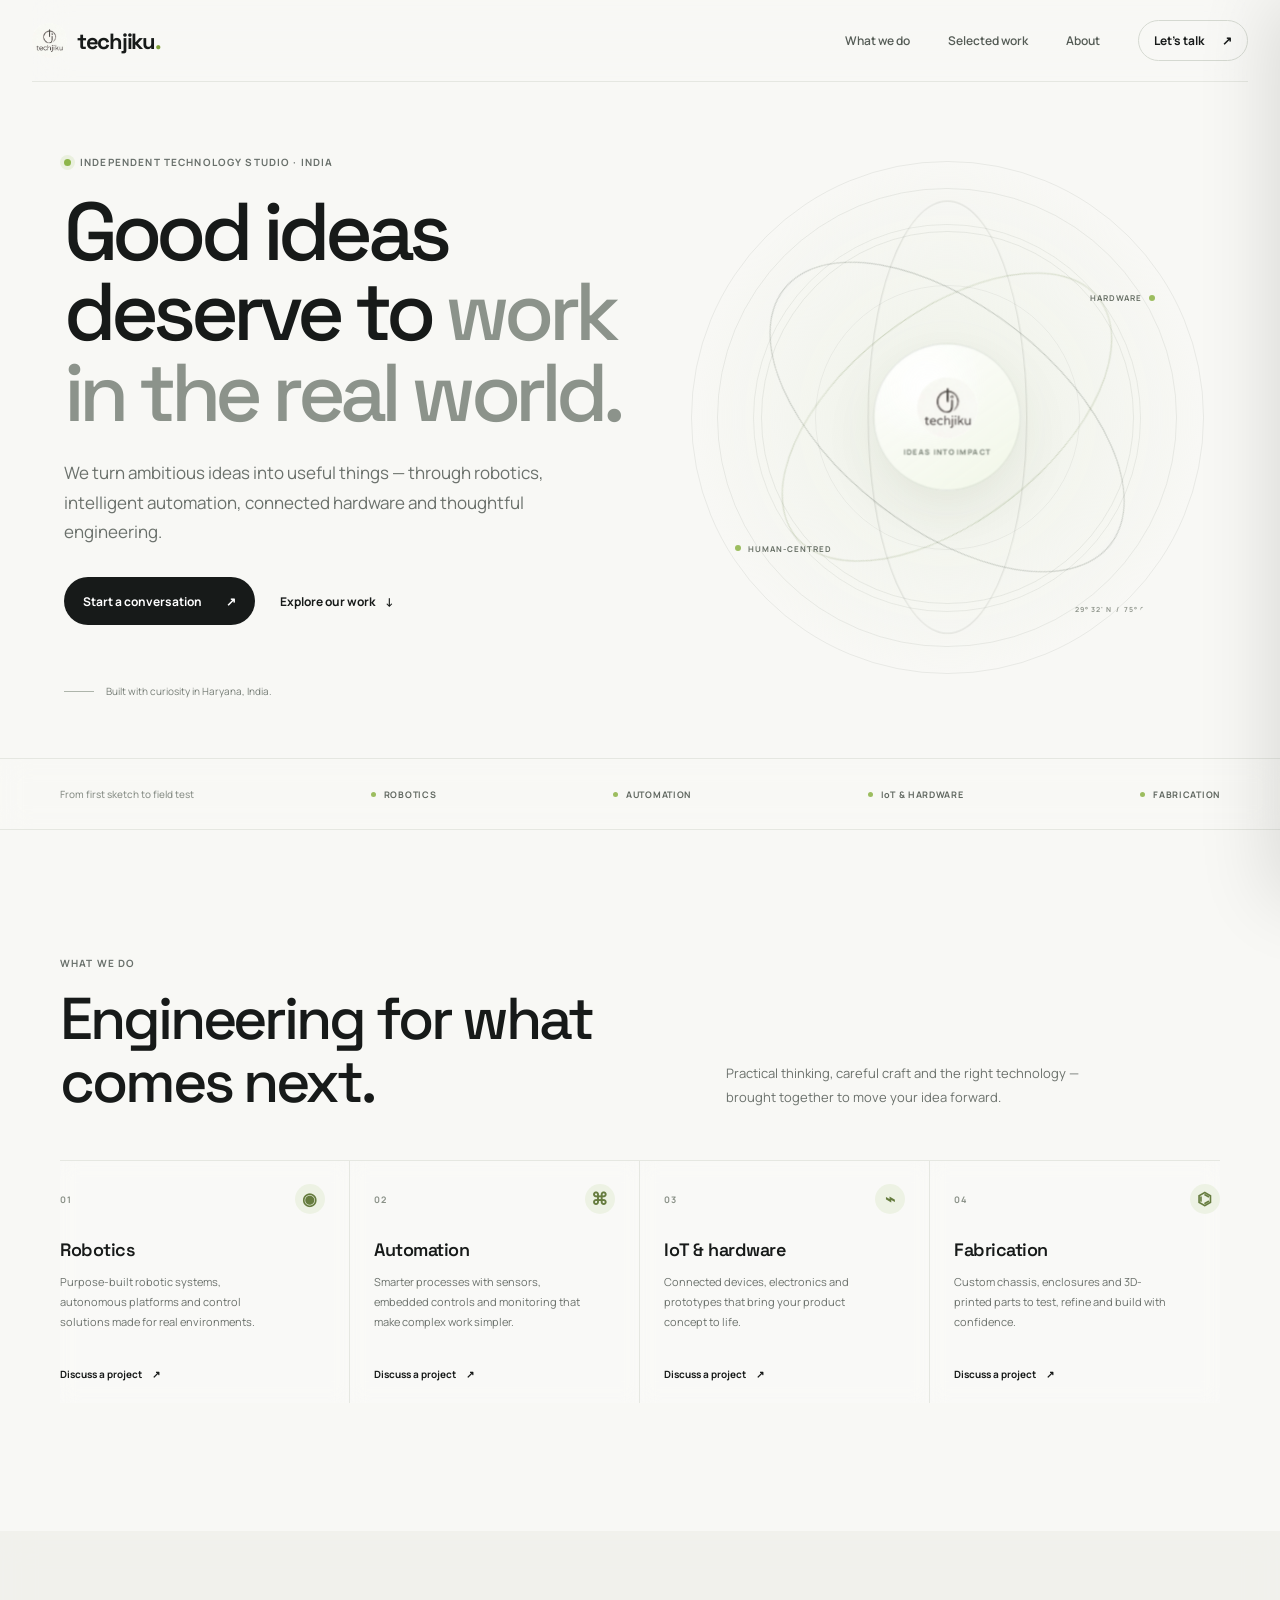
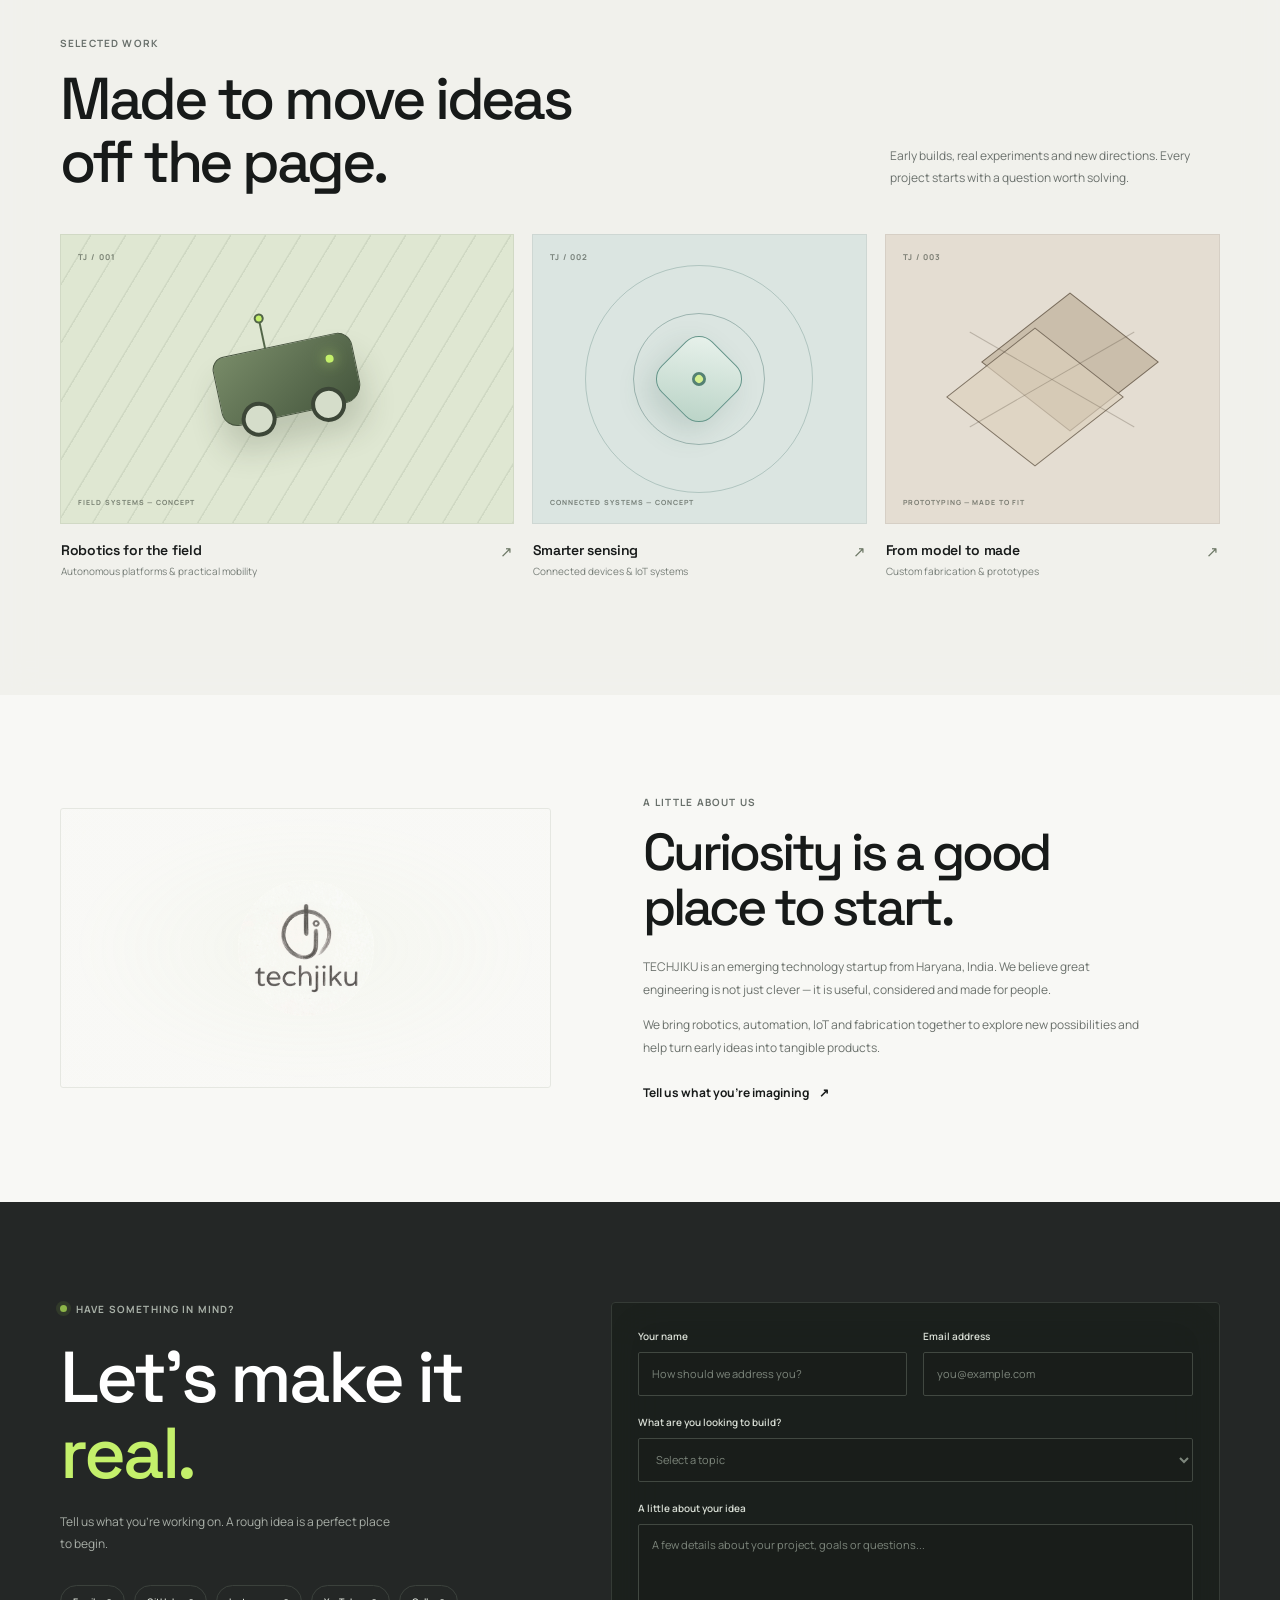
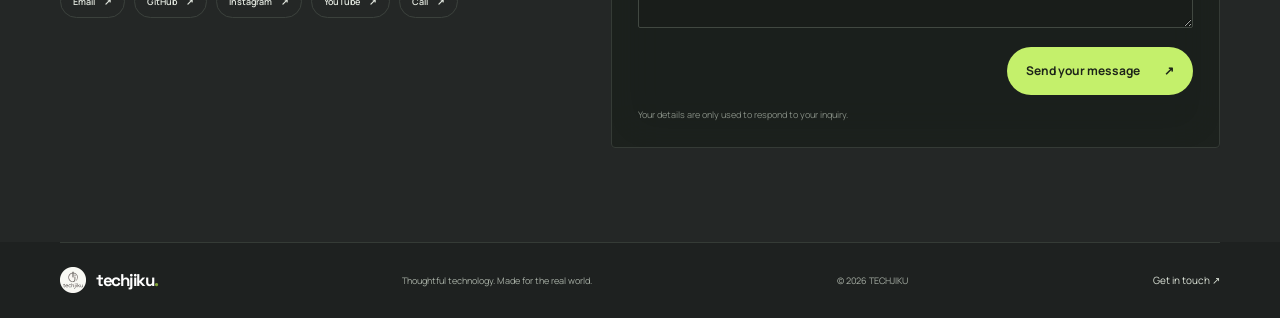
<file: index.html>
<!DOCTYPE html>
<html lang="en-IN">
<head>
 
<!-- TECHJIKU GOOGLE ANALYTICS 4 -->

<script async src="https://www.googletagmanager.com/gtag/js?id=G-C1JP572RQT"></script>

<script>
  window.dataLayer = window.dataLayer || [];

  function gtag() {
    dataLayer.push(arguments);
  }

  gtag('js', new Date());

  gtag('config', 'G-C1JP572RQT');
</script>

<!-- END TECHJIKU GOOGLE ANALYTICS -->

  <meta charset="UTF-8" />
  <meta name="viewport" content="width=device-width, initial-scale=1.0" />

  <title>TECHJIKU | Robotics, Automation &amp; IoT</title>

  <meta
    name="description"
    content="TECHJIKU is an emerging technology startup from Haryana, India, developing robotics, automation, IoT solutions, custom fabrication and innovative hardware products."
  />
  <meta name="robots" content="index, follow" />
  <link rel="canonical" href="https://techjiku.co.in/" />
  <meta name="theme-color" content="#f8f8f5" />

  <meta property="og:type" content="website" />
  <meta property="og:site_name" content="TECHJIKU" />
  <meta property="og:title" content="TECHJIKU | Robotics, Automation &amp; IoT" />
  <meta
    property="og:description"
    content="Engineering ideas into practical robotics, automation and IoT solutions."
  />
  <meta property="og:url" content="https://techjiku.co.in/" />
  <meta
    property="og:image"
    content="https://techjiku.co.in/assets/images/11_TJ_Logo.png"
  />

  <script type="application/ld+json">
  {
    "@context": "https://schema.org",
    "@graph": [
      {
        "@type": "Organization",
        "@id": "https://techjiku.co.in",
        "name": "TECHJIKU",
        "alternateName": "Techjiku",
        "url": "https://techjiku.co.in/",
        "logo": "https://techjiku.co.in/assets/images/11_TJ_Logo.png",
        "description": "TECHJIKU is a technology startup from Haryana, India, focused on robotics, automation, IoT, fabrication and product development.",
        "email": "jikutech@gmail.com",
        "sameAs": [
          "https://www.instagram.com/techjiku/",
          "https://www.youtube.com/@Tech_Jiku",
          "https://github.com/Techjiku"
        ]
      },
      {
        "@type": "WebSite",
        "@id": "https://techjiku.co.in/#website",
        "name": "TECHJIKU",
        "alternateName": "Techjiku",
        "url": "https://techjiku.co.in/",
        "publisher": {
          "@id": "https://techjiku.co.in/#organization"
        },
        "inLanguage": "en-IN"
      }
    ]
  }
  </script>

  <link rel="preconnect" href="https://fonts.googleapis.com" />
  <link rel="preconnect" href="https://fonts.gstatic.com" crossorigin />
  <link
    href="https://fonts.googleapis.com/css2?family=Manrope:wght@400;500;600;700;800&family=Space+Grotesk:wght@400;500;700&display=swap"
    rel="stylesheet"
  />
  <link rel="stylesheet" href="styles.css" />
</head>
<body>
  <a class="skip-link" href="#main">Skip to content</a>

  <header class="site-header">
    <a class="brand" href="#home" aria-label="Techjiku home">
      <img src="assets/images/11_TJ_Logo.png" alt="" class="brand-mark" />
      <span class="brand-name">techjiku<span class="brand-period">.</span></span>
    </a>

    <button
      class="menu-toggle"
      id="menuToggle"
      type="button"
      aria-label="Open navigation"
      aria-expanded="false"
      aria-controls="primaryNav"
    >
      <span></span>
      <span></span>
    </button>

    <nav class="primary-nav" id="primaryNav" aria-label="Main navigation">
      <a href="#capabilities">What we do</a>
      <a href="#work">Selected work</a>
      <a href="#about">About</a>
      <a class="nav-cta" href="#contact">Let's talk <span aria-hidden="true">↗</span></a>
    </nav>
  </header>

  <main id="main">
    <section class="hero page-shell" id="home">
      <div class="hero-copy">
        <p class="eyebrow"><span class="status-dot"></span> Independent technology studio · India</p>
        <h1>Good ideas deserve to <span>work in the real world.</span></h1>
        <p class="hero-intro">
          We turn ambitious ideas into useful things — through robotics, intelligent automation,
          connected hardware and thoughtful engineering.
        </p>
        <div class="hero-actions">
          <a class="button button-dark" href="#contact">Start a conversation <span aria-hidden="true">↗</span></a>
          <a class="text-link" href="#work">Explore our work <span aria-hidden="true">↓</span></a>
        </div>
        <div class="hero-note">
          <span class="note-rule"></span>
          <span>Built with curiosity in Haryana, India.</span>
        </div>
      </div>

      <div class="hero-art" id="heroArt" aria-label="Interactive orbital sphere representing connected technology">
        <div class="sphere-space" id="sphereSpace">
          <div class="sphere-depth" id="sphereDepth">
            <div class="art-orbit orbit-one"></div>
            <div class="art-orbit orbit-two"></div>
            <div class="art-orbit orbit-three"></div>
            <div class="art-core">
              <img src="assets/images/11_TJ_Logo.png" alt="" />
              <span class="core-caption">Ideas into impact</span>
            </div>
          </div>
        </div>
        <span class="art-label label-top">HARDWARE <i></i></span>
        <span class="art-label label-bottom"><i></i> HUMAN-CENTRED</span>
        <span class="art-coordinate">29° 32' N&nbsp; / &nbsp;75° 01' E</span>
      </div>
    </section>

    <section class="trust-strip" aria-label="Our focus">
      <div class="page-shell trust-inner">
        <span>From first sketch to field test</span>
        <div><i></i> ROBOTICS</div>
        <div><i></i> AUTOMATION</div>
        <div><i></i> IoT &amp; HARDWARE</div>
        <div><i></i> FABRICATION</div>
      </div>
    </section>

    <section class="section page-shell" id="capabilities">
      <div class="section-heading">
        <p class="eyebrow">What we do</p>
        <h2>Engineering for what<br />comes next.</h2>
        <p class="section-intro">
          Practical thinking, careful craft and the right technology — brought together to move
          your idea forward.
        </p>
      </div>

      <div class="capability-grid">
        <article class="capability-card">
          <div class="card-topline"><span>01</span><span class="card-symbol symbol-robot" aria-hidden="true">◉</span></div>
          <h3>Robotics</h3>
          <p>Purpose-built robotic systems, autonomous platforms and control solutions made for real environments.</p>
          <a href="#contact" aria-label="Discuss a robotics project">Discuss a project <span aria-hidden="true">↗</span></a>
        </article>
        <article class="capability-card">
          <div class="card-topline"><span>02</span><span class="card-symbol symbol-automation" aria-hidden="true">⌘</span></div>
          <h3>Automation</h3>
          <p>Smarter processes with sensors, embedded controls and monitoring that make complex work simpler.</p>
          <a href="#contact" aria-label="Discuss an automation project">Discuss a project <span aria-hidden="true">↗</span></a>
        </article>
        <article class="capability-card">
          <div class="card-topline"><span>03</span><span class="card-symbol symbol-iot" aria-hidden="true">⌁</span></div>
          <h3>IoT &amp; hardware</h3>
          <p>Connected devices, electronics and prototypes that bring your product concept to life.</p>
          <a href="#contact" aria-label="Discuss an IoT or hardware project">Discuss a project <span aria-hidden="true">↗</span></a>
        </article>
        <article class="capability-card">
          <div class="card-topline"><span>04</span><span class="card-symbol symbol-fab" aria-hidden="true">⌬</span></div>
          <h3>Fabrication</h3>
          <p>Custom chassis, enclosures and 3D-printed parts to test, refine and build with confidence.</p>
          <a href="#contact" aria-label="Discuss a fabrication project">Discuss a project <span aria-hidden="true">↗</span></a>
        </article>
      </div>
    </section>

    <section class="work-section" id="work">
      <div class="page-shell">
        <div class="work-heading">
          <div>
            <p class="eyebrow">Selected work</p>
            <h2>Made to move ideas<br />off the page.</h2>
          </div>
          <p>Early builds, real experiments and new directions. Every project starts with a question worth solving.</p>
        </div>

        <div class="work-grid">
          <article class="work-card work-card-feature">
            <div class="work-visual visual-field">
              <span class="visual-index">TJ / 001</span>
              <div class="field-lines" aria-hidden="true"></div>
              <div class="field-rover" aria-hidden="true"><span></span><i></i><b></b></div>
              <span class="visual-caption">FIELD SYSTEMS — CONCEPT</span>
            </div>
            <div class="work-description">
              <div><h3>Robotics for the field</h3><p>Autonomous platforms &amp; practical mobility</p></div>
              <span class="work-arrow" aria-hidden="true">↗</span>
            </div>
          </article>
          <article class="work-card">
            <div class="work-visual visual-sensing">
              <span class="visual-index">TJ / 002</span>
              <div class="sensor-ring ring-a" aria-hidden="true"></div>
              <div class="sensor-ring ring-b" aria-hidden="true"></div>
              <div class="sensor-node" aria-hidden="true"><span></span></div>
              <span class="visual-caption">CONNECTED SYSTEMS — CONCEPT</span>
            </div>
            <div class="work-description">
              <div><h3>Smarter sensing</h3><p>Connected devices &amp; IoT systems</p></div>
              <span class="work-arrow" aria-hidden="true">↗</span>
            </div>
          </article>
          <article class="work-card">
            <div class="work-visual visual-build">
              <span class="visual-index">TJ / 003</span>
              <div class="build-shape shape-back" aria-hidden="true"></div>
              <div class="build-shape shape-front" aria-hidden="true"></div>
              <div class="build-axis axis-x" aria-hidden="true"></div>
              <div class="build-axis axis-y" aria-hidden="true"></div>
              <span class="visual-caption">PROTOTYPING — MADE TO FIT</span>
            </div>
            <div class="work-description">
              <div><h3>From model to made</h3><p>Custom fabrication &amp; prototypes</p></div>
              <span class="work-arrow" aria-hidden="true">↗</span>
            </div>
          </article>
        </div>
      </div>
    </section>

    <section class="about-section page-shell" id="about">
      <div class="about-mark" aria-hidden="true"><img src="assets/images/11_TJ_Logo.png" alt="" /></div>
      <div class="about-copy">
        <p class="eyebrow">A little about us</p>
        <h2>Curiosity is a good place to start.</h2>
        <p>
          TECHJIKU is an emerging technology startup from Haryana, India. We believe great engineering
          is not just clever — it is useful, considered and made for people.
        </p>
        <p>
          We bring robotics, automation, IoT and fabrication together to explore new possibilities
          and help turn early ideas into tangible products.
        </p>
        <a class="text-link" href="#contact">Tell us what you’re imagining <span aria-hidden="true">↗</span></a>
      </div>
    </section>

    <section class="contact-section" id="contact">
      <div class="page-shell contact-layout">
        <div class="contact-copy">
          <p class="eyebrow"><span class="status-dot"></span> Have something in mind?</p>
          <h2>Let’s make it<br /><span>real.</span></h2>
          <p>Tell us what you’re working on. A rough idea is a perfect place to begin.</p>
          <div class="quick-links">
            <a href="mailto:jikutech@gmail.com">Email <span aria-hidden="true">↗</span></a>
            <a href="https://github.com/Techjiku" target="_blank" rel="noopener noreferrer">GitHub <span aria-hidden="true">↗</span></a>
            <a href="https://www.instagram.com/techjiku/" target="_blank" rel="noopener noreferrer">Instagram <span aria-hidden="true">↗</span></a>
            <a href="https://www.youtube.com/@Tech_Jiku" target="_blank" rel="noopener noreferrer">YouTube <span aria-hidden="true">↗</span></a>
            <a href="tel:9416383219">Call <span aria-hidden="true">↗</span></a>
          </div>
        </div>

        <form class="inquiry-form" id="inquiryForm">
          <input type="hidden" name="access_key" value="4f5cc05d-da10-4b0d-b348-a8572564bd82" />
          <input type="hidden" name="subject" value="New TECHJIKU website inquiry" />
          <input type="hidden" name="from_name" value="TECHJIKU Website" />
          <input type="checkbox" name="botcheck" class="botcheck" tabindex="-1" autocomplete="off" />

          <div class="form-row">
            <label>
              <span>Your name</span>
              <input type="text" name="name" placeholder="How should we address you?" autocomplete="name" required />
            </label>
            <label>
              <span>Email address</span>
              <input type="email" name="email" placeholder="you@example.com" autocomplete="email" required />
            </label>
          </div>
          <label>
            <span>What are you looking to build?</span>
            <select name="topic" required>
              <option value="" disabled selected>Select a topic</option>
              <option>Robotics</option>
              <option>Automation</option>
              <option>IoT &amp; hardware</option>
              <option>Fabrication &amp; prototyping</option>
              <option>Something else</option>
            </select>
          </label>
          <label>
            <span>A little about your idea</span>
            <textarea name="message" rows="4" placeholder="A few details about your project, goals or questions..." required></textarea>
          </label>
          <div class="form-bottom">
            <p class="form-status" id="formStatus" role="status" aria-live="polite"></p>
            <button class="button button-light" type="submit">
              <span class="submit-label">Send your message</span><span aria-hidden="true">↗</span>
            </button>
          </div>
          <p class="form-privacy">Your details are only used to respond to your inquiry.</p>
        </form>
      </div>
    </section>
  </main>

  <aside class="contacts-drawer" id="contactsDrawer" aria-hidden="true" inert>
    <div class="drawer-header">
      <a class="brand" href="#home" aria-label="Techjiku home">
        <img src="assets/images/11_TJ_Logo.png" alt="" class="brand-mark" />
        <span class="brand-name">techjiku<span class="brand-period">.</span></span>
      </a>
      <button class="icon-button" type="button" id="closeContacts" aria-label="Close contacts">&times;</button>
    </div>
    <p class="eyebrow">Say hello</p>
    <h2>We’d love to hear what you’re building.</h2>
    <div class="drawer-list">
      <a href="mailto:jikutech@gmail.com"><span>Email</span><strong>jikutech@gmail.com</strong></a>
      <a href="https://www.instagram.com/techjiku/" target="_blank" rel="noopener noreferrer"><span>Instagram</span><strong>@techjiku</strong></a>
      <a href="https://www.youtube.com/@Tech_Jiku" target="_blank" rel="noopener noreferrer"><span>YouTube</span><strong>@Tech_Jiku</strong></a>
      <a href="https://github.com/Techjiku" target="_blank" rel="noopener noreferrer"><span>GitHub</span><strong>github.com/Techjiku</strong></a>
      <a href="tel:9416383219"><span>Call</span><strong>9416383219</strong></a>
    </div>
    <a class="button button-dark drawer-cta" href="#contact">Send an inquiry <span aria-hidden="true">↗</span></a>
  </aside>
  <div class="drawer-backdrop" id="drawerBackdrop" hidden></div>

  <footer class="site-footer">
    <div class="page-shell footer-inner">
      <a class="brand footer-brand" href="#home" aria-label="Techjiku home">
        <img src="assets/images/11_TJ_Logo.png" alt="" class="brand-mark" />
        <span class="brand-name">techjiku<span class="brand-period">.</span></span>
      </a>
      <span>Thoughtful technology. Made for the real world.</span>
      <span>© <span id="currentYear"></span> TECHJIKU</span>
      <button type="button" class="footer-contact" id="openContactsFooter">Get in touch <span aria-hidden="true">↗</span></button>
    </div>
  </footer>

  <script src="script.js"></script>
</body>
</html>
</file>
<file: styles.css>
:root {
  color-scheme: light;
  --page: #f8f8f5;
  --paper: #fff;
  --ink: #171a19;
  --muted: #6b716c;
  --line: #e5e7e1;
  --accent: #c4f06b;
  --accent-deep: #7e9f37;
  --night: #171a19;
  --display: "Space Grotesk", "Manrope", sans-serif;
  --body: "Manrope", sans-serif;
  --shell: 1160px;
}

* {
  box-sizing: border-box;
}

html {
  scroll-behavior: smooth;
  scroll-padding-top: 88px;
}

body {
  margin: 0;
  background: var(--page);
  color: var(--ink);
  font-family: var(--body);
  -webkit-font-smoothing: antialiased;
}

body.drawer-open {
  overflow: hidden;
}

a {
  color: inherit;
  text-decoration: none;
}

button,
input,
select,
textarea {
  font: inherit;
}

button,
a,
input,
select,
textarea {
  -webkit-tap-highlight-color: transparent;
}

button:focus-visible,
a:focus-visible,
input:focus-visible,
select:focus-visible,
textarea:focus-visible {
  outline: 3px solid var(--accent-deep);
  outline-offset: 4px;
}

.page-shell {
  width: min(var(--shell), calc(100% - 64px));
  margin-inline: auto;
}

.skip-link {
  position: absolute;
  z-index: 20;
  top: 12px;
  left: 12px;
  padding: 12px 16px;
  transform: translateY(-160%);
  background: var(--ink);
  color: #fff;
}

.skip-link:focus {
  transform: translateY(0);
}

.site-header {
  position: relative;
  z-index: 5;
  display: flex;
  width: min(1320px, calc(100% - 64px));
  height: 82px;
  align-items: center;
  justify-content: space-between;
  margin: 0 auto;
  border-bottom: 1px solid var(--line);
  background: rgba(248, 248, 245, 0.42);
  backdrop-filter: blur(18px);
}

.brand {
  display: inline-flex;
  align-items: center;
  gap: 10px;
}

.brand-mark {
  width: 35px;
  height: 35px;
  object-fit: contain;
}

.brand-name {
  font-family: var(--display);
  font-size: 22px;
  font-weight: 700;
  letter-spacing: -1.3px;
}

.brand-period {
  color: var(--accent-deep);
}

.primary-nav {
  display: flex;
  height: 100%;
  align-items: center;
  gap: 38px;
}

.primary-nav > a:not(.nav-cta) {
  color: #555c56;
  font-size: 12px;
  font-weight: 600;
  transition: color 160ms ease;
}

.primary-nav > a:not(.nav-cta):hover,
.text-link:hover,
.quick-links a:hover {
  color: var(--accent-deep);
}

.nav-cta {
  display: inline-flex;
  align-items: center;
  gap: 18px;
  padding: 11px 15px;
  border: 1px solid #d5d9d1;
  border-radius: 999px;
  font-size: 12px;
  font-weight: 700;
  transition: background 160ms ease, border-color 160ms ease;
}

.nav-cta:hover {
  border-color: var(--accent);
  background: var(--accent);
}

.menu-toggle {
  display: none;
}

.hero {
  display: grid;
  min-height: 610px;
  grid-template-columns: 1.03fr 0.97fr;
  align-items: center;
  gap: 36px;
  padding-top: 55px;
  padding-bottom: 60px;
}

.hero-copy {
  position: relative;
  z-index: 1;
  padding: 18px 0 0 4px;
}

.eyebrow {
  display: flex;
  align-items: center;
  gap: 9px;
  margin: 0 0 23px;
  color: #69706b;
  font-size: 10px;
  font-weight: 700;
  letter-spacing: 1.15px;
  text-transform: uppercase;
}

.status-dot {
  width: 7px;
  height: 7px;
  flex: none;
  border-radius: 50%;
  background: #8db649;
  box-shadow: 0 0 0 4px rgba(141, 182, 73, 0.13);
}

h1,
h2,
h3,
p {
  margin-top: 0;
}

h1,
h2,
h3 {
  font-family: var(--display);
}

.hero h1 {
  max-width: 700px;
  margin-bottom: 25px;
  font-size: clamp(58px, 6.4vw, 92px);
  font-weight: 500;
  letter-spacing: -5.8px;
  line-height: 0.98;
}

.hero h1 span {
  color: #8c938b;
}

.hero-intro {
  max-width: 485px;
  margin-bottom: 30px;
  color: var(--muted);
  font-size: 17px;
  line-height: 1.75;
}

.hero-actions {
  display: flex;
  align-items: center;
  gap: 25px;
}

.button {
  display: inline-flex;
  min-height: 48px;
  align-items: center;
  justify-content: center;
  gap: 24px;
  padding: 0 19px;
  border: 0;
  border-radius: 999px;
  cursor: pointer;
  font-size: 12px;
  font-weight: 700;
  transition: transform 160ms ease, background 160ms ease;
}

.button:hover {
  transform: translateY(-2px);
}

.button-dark {
  background: var(--ink);
  color: white;
}

.button-dark:hover {
  background: #323833;
}

.text-link {
  display: inline-flex;
  align-items: center;
  gap: 10px;
  font-size: 12px;
  font-weight: 700;
  transition: color 160ms ease;
}

.hero-note {
  display: flex;
  align-items: center;
  gap: 12px;
  margin-top: 59px;
  color: #777e77;
  font-size: 10px;
}

.note-rule {
  width: 30px;
  height: 1px;
  background: #aeb5ab;
}

.hero-art {
  position: relative;
  display: grid;
  width: min(100%, 600px);
  aspect-ratio: 1;
  place-items: center;
  justify-self: end;
  overflow: hidden;
  isolation: isolate;
  border-radius: 50%;
  background: radial-gradient(circle at 50% 50%, rgba(233, 239, 224, 0.6), transparent 66%);
  perspective: 1000px;
  --sphere-x: 0deg;
  --sphere-y: 0deg;
  --sphere-shift-x: 0px;
  --sphere-shift-y: 0px;
  --sphere-glow-x: 50%;
  --sphere-glow-y: 50%;
  --sphere-scale: 1;
  transition: background 400ms ease;
}

.hero-art.is-hovered {
  background: radial-gradient(
    circle at var(--sphere-glow-x) var(--sphere-glow-y),
    rgba(196, 240, 107, 0.28),
    rgba(233, 239, 224, 0.58) 28%,
    transparent 71%
  );
}

.sphere-space {
  position: absolute;
  inset: 3%;
  display: grid;
  place-items: center;
  border: 1px solid rgba(37, 46, 37, 0.07);
  border-radius: 50%;
  transform: translate3d(var(--sphere-shift-x), var(--sphere-shift-y), 0) scale(var(--sphere-scale));
  transform-style: preserve-3d;
  transition: transform 650ms cubic-bezier(0.2, 0.7, 0.2, 1);
}

.hero-art.is-hovered .sphere-space {
  transition-duration: 120ms;
  transition-timing-function: ease-out;
}

.sphere-space::before,
.sphere-space::after {
  position: absolute;
  border: 1px solid rgba(37, 46, 37, 0.065);
  border-radius: 50%;
  content: "";
}

.sphere-space::before {
  inset: 12%;
}

.sphere-space::after {
  inset: 24%;
  border-color: rgba(37, 46, 37, 0.05);
}

.sphere-depth {
  position: absolute;
  display: grid;
  inset: 0;
  place-items: center;
  transform: rotateX(var(--sphere-x)) rotateY(var(--sphere-y));
  transform-style: preserve-3d;
  transition: transform 750ms cubic-bezier(0.18, 0.72, 0.2, 1);
  will-change: transform;
}

.hero-art.is-hovered .sphere-depth {
  transition-duration: 140ms;
  transition-timing-function: ease-out;
}

.art-orbit {
  position: absolute;
  top: 50%;
  left: 50%;
  width: 78%;
  height: 42%;
  margin-top: -21%;
  margin-left: -39%;
  border: 1px solid rgba(33, 47, 30, 0.2);
  border-radius: 50%;
  backface-visibility: visible;
}

.orbit-one {
  transform: rotate(38deg) translateZ(42px);
}

.orbit-two {
  border-color: rgba(99, 125, 62, 0.25);
  transform: rotate(-38deg) translateZ(-30px);
}

.orbit-three {
  width: 84%;
  height: 31%;
  margin-top: -15.5%;
  margin-left: -42%;
  border-color: rgba(33, 47, 30, 0.12);
  transform: rotate(90deg) translateZ(10px);
}

.art-core {
  position: relative;
  z-index: 1;
  display: grid;
  width: 138px;
  height: 138px;
  align-content: center;
  justify-items: center;
  border: 1px solid rgba(33, 47, 30, 0.11);
  border-radius: 50%;
  background:
    radial-gradient(circle at 37% 30%, rgba(255, 255, 255, 0.98), transparent 43%),
    linear-gradient(145deg, rgba(255, 255, 255, 0.92), rgba(241, 247, 231, 0.86));
  box-shadow: 0 18px 55px rgba(46, 58, 35, 0.08);
  backdrop-filter: blur(7px);
  transform: translateZ(64px);
  transition: box-shadow 250ms ease;
}

.hero-art.is-hovered .art-core {
  box-shadow: 0 28px 75px rgba(46, 58, 35, 0.17), inset -10px -8px 26px rgba(123, 151, 77, 0.08);
}

.hero-art::before,
.hero-art::after {
  position: absolute;
  z-index: 1;
  pointer-events: none;
  border: 1px solid rgba(37, 46, 37, 0.07);
  border-radius: 50%;
  content: "";
}

.hero-art::before {
  width: 84%;
  height: 84%;
}

.hero-art::after {
  width: 68%;
  height: 68%;
}

.art-core img {
  width: 57px;
  height: 57px;
  object-fit: contain;
}

.core-caption {
  margin-top: 8px;
  color: #6e766b;
  font-size: 7px;
  font-weight: 700;
  letter-spacing: 1px;
  text-transform: uppercase;
}

.art-label,
.art-coordinate {
  position: absolute;
  z-index: 2;
  color: #687066;
  font-size: 8px;
  font-weight: 700;
  letter-spacing: 1px;
}

.art-label {
  display: flex;
  align-items: center;
  gap: 7px;
}

.art-label i,
.trust-inner i {
  width: 6px;
  height: 6px;
  border-radius: 50%;
  background: #9cbd5f;
}

.label-top {
  top: 27%;
  right: 12%;
}

.label-bottom {
  bottom: 25%;
  left: 11%;
}

.art-coordinate {
  right: 11%;
  bottom: 14%;
  color: #92988f;
  font-size: 7px;
}

.trust-strip {
  border-block: 1px solid var(--line);
  background: rgba(248, 248, 245, 0.34);
  backdrop-filter: blur(14px);
}

.trust-inner {
  display: flex;
  min-height: 70px;
  align-items: center;
  justify-content: space-between;
  gap: 18px;
  color: #606760;
  font-size: 9px;
  font-weight: 700;
  letter-spacing: 0.7px;
}

.trust-inner > span {
  color: #8c928b;
  font-size: 10px;
  font-weight: 500;
  letter-spacing: 0;
}

.trust-inner div {
  display: inline-flex;
  align-items: center;
  gap: 8px;
}

.trust-inner i {
  width: 5px;
  height: 5px;
}

.section {
  padding-top: 126px;
  padding-bottom: 128px;
}

.section-heading {
  display: grid;
  grid-template-columns: 1fr 0.8fr;
  align-items: end;
  column-gap: 48px;
  margin-bottom: 47px;
}

.section-heading .eyebrow {
  grid-column: 1 / -1;
  margin-bottom: 18px;
}

.section-heading h2,
.work-heading h2,
.about-copy h2,
.contact-copy h2 {
  margin-bottom: 0;
  font-size: clamp(38px, 4.7vw, 59px);
  font-weight: 500;
  letter-spacing: -3.1px;
  line-height: 1.06;
}

.section-intro {
  max-width: 360px;
  margin: 0 0 4px;
  color: var(--muted);
  font-size: 13px;
  line-height: 1.8;
}

.capability-grid {
  display: grid;
  grid-template-columns: repeat(4, 1fr);
  border-top: 1px solid var(--line);
}

.capability-card {
  display: flex;
  min-height: 242px;
  flex-direction: column;
  padding: 23px 24px 22px;
  border-right: 1px solid var(--line);
  background: rgba(255, 255, 255, 0.2);
  backdrop-filter: blur(9px);
}

.capability-card:first-child {
  padding-left: 0;
}

.capability-card:last-child {
  padding-right: 0;
  border-right: 0;
}

.card-topline {
  display: flex;
  align-items: center;
  justify-content: space-between;
  margin-bottom: 24px;
  color: #899087;
  font-size: 9px;
  font-weight: 700;
  letter-spacing: 0.8px;
}

.card-symbol {
  display: grid;
  width: 30px;
  height: 30px;
  place-items: center;
  border-radius: 50%;
  background: #edf2e4;
  color: #667c3f;
  font-family: var(--display);
  font-size: 17px;
}

.capability-card h3 {
  margin-bottom: 11px;
  font-size: 18px;
  font-weight: 600;
  letter-spacing: -0.5px;
}

.capability-card p {
  max-width: 220px;
  margin-bottom: 22px;
  color: var(--muted);
  font-size: 11px;
  line-height: 1.8;
}

.capability-card > a {
  display: inline-flex;
  width: max-content;
  align-items: center;
  gap: 10px;
  margin-top: auto;
  font-size: 10px;
  font-weight: 700;
}

.capability-card > a:hover {
  color: var(--accent-deep);
}

.work-section {
  padding: 105px 0 112px;
  background: rgba(239, 240, 235, 0.82);
  backdrop-filter: blur(16px);
}

.work-heading {
  display: flex;
  align-items: end;
  justify-content: space-between;
  gap: 32px;
  margin-bottom: 41px;
}

.work-heading .eyebrow {
  margin-bottom: 18px;
}

.work-heading > p {
  max-width: 330px;
  margin: 0 0 5px;
  color: var(--muted);
  font-size: 12px;
  line-height: 1.8;
}

.work-grid {
  display: grid;
  grid-template-columns: 1.15fr 0.85fr 0.85fr;
  gap: 18px;
}

.work-card {
  min-width: 0;
}

.work-visual {
  position: relative;
  display: grid;
  height: 290px;
  overflow: hidden;
  place-items: center;
  border: 1px solid rgba(31, 39, 31, 0.07);
  background: #dce5d2;
}

.work-card-feature .work-visual {
  background: #dfe7d2;
}

.visual-sensing {
  background: #dbe5e1;
}

.visual-build {
  background: #e4ddd2;
}

.visual-index,
.visual-caption {
  position: absolute;
  z-index: 2;
  color: rgba(35, 44, 35, 0.55);
  font-size: 8px;
  font-weight: 700;
  letter-spacing: 1.1px;
}

.visual-index {
  top: 16px;
  left: 17px;
}

.visual-caption {
  right: 17px;
  bottom: 16px;
  left: 17px;
  font-size: 7px;
}

.field-lines {
  position: absolute;
  inset: -35%;
  background: repeating-linear-gradient(130deg, transparent 0 28px, rgba(47, 66, 43, 0.09) 29px 30px);
  transform: rotate(-9deg);
}

.field-rover {
  position: relative;
  width: 142px;
  height: 71px;
  border: 1px solid #46533e;
  border-radius: 13px 15px 19px 16px;
  background: linear-gradient(145deg, #788b68, #45563d);
  box-shadow: 0 25px 32px rgba(48, 62, 42, 0.2);
  transform: rotate(-12deg);
}

.field-rover::before,
.field-rover::after {
  position: absolute;
  bottom: -16px;
  width: 27px;
  height: 27px;
  border: 4px solid #3c4637;
  border-radius: 50%;
  background: #d5ddca;
  content: "";
}

.field-rover::before {
  left: 17px;
}

.field-rover::after {
  right: 17px;
}

.field-rover span {
  position: absolute;
  top: -34px;
  left: 54px;
  width: 2px;
  height: 34px;
  background: #526548;
}

.field-rover i {
  position: absolute;
  top: -36px;
  left: 50px;
  width: 10px;
  height: 10px;
  border: 2px solid #526548;
  border-radius: 50%;
  background: var(--accent);
}

.field-rover b {
  position: absolute;
  top: 19px;
  right: 20px;
  width: 8px;
  height: 8px;
  border-radius: 50%;
  background: var(--accent);
  box-shadow: 0 0 14px rgba(196, 240, 107, 0.9);
}

.sensor-ring {
  position: absolute;
  width: 186px;
  height: 186px;
  border: 1px solid rgba(41, 91, 83, 0.24);
  border-radius: 50%;
}

.ring-a {
  width: 228px;
  height: 228px;
}

.ring-b {
  width: 132px;
  height: 132px;
  border-color: rgba(41, 91, 83, 0.35);
}

.sensor-node {
  display: grid;
  width: 72px;
  height: 72px;
  place-items: center;
  border: 1px solid #65958a;
  border-radius: 19px;
  background: linear-gradient(145deg, #eaf3ed, #b8d2c5);
  box-shadow: 0 15px 30px rgba(45, 93, 79, 0.17);
  transform: rotate(45deg);
}

.sensor-node span {
  width: 14px;
  height: 14px;
  border: 3px solid #548173;
  border-radius: 50%;
  background: #d4ef91;
}

.build-shape {
  position: absolute;
  width: 112px;
  height: 112px;
  border: 1px solid rgba(77, 65, 51, 0.65);
  transform: rotate(45deg) skew(-7deg, -7deg);
}

.shape-back {
  margin: -35px 0 0 35px;
  background: rgba(183, 166, 142, 0.56);
}

.shape-front {
  margin: 35px 0 0 -35px;
  background: rgba(221, 209, 190, 0.65);
}

.build-axis {
  position: absolute;
  width: 190px;
  height: 1px;
  background: rgba(76, 65, 53, 0.28);
}

.axis-x {
  transform: rotate(30deg);
}

.axis-y {
  transform: rotate(-30deg);
}

.work-description {
  display: flex;
  align-items: start;
  justify-content: space-between;
  padding: 17px 1px 5px;
}

.work-description h3 {
  margin-bottom: 5px;
  font-size: 14px;
  font-weight: 600;
  letter-spacing: -0.3px;
}

.work-description p {
  margin: 0;
  color: #777e77;
  font-size: 10px;
}

.work-arrow {
  color: #6d7865;
  font-size: 15px;
}

.about-section {
  display: grid;
  min-height: 485px;
  grid-template-columns: 0.92fr 1.08fr;
  align-items: center;
  gap: 92px;
  padding-top: 100px;
  padding-bottom: 100px;
}

.about-mark {
  display: grid;
  min-height: 280px;
  place-items: center;
  border: 1px solid var(--line);
  border-radius: 3px;
  background:
    linear-gradient(rgba(248, 248, 245, 0.66), rgba(248, 248, 245, 0.66)),
    radial-gradient(ellipse, #edf2e3 0%, rgba(248, 248, 245, 0.76) 66%);
  backdrop-filter: blur(16px);
}

.about-mark img {
  width: 136px;
  height: 136px;
  object-fit: contain;
  opacity: 0.88;
}

.about-copy .eyebrow {
  margin-bottom: 16px;
}

.about-copy h2 {
  max-width: 475px;
  margin-bottom: 21px;
  font-size: clamp(36px, 4.1vw, 52px);
}

.about-copy > p:not(.eyebrow) {
  max-width: 500px;
  color: var(--muted);
  font-size: 12px;
  line-height: 1.9;
}

.about-copy .text-link {
  margin-top: 12px;
}

.contact-section {
  padding: 100px 0 94px;
  background: rgba(23, 26, 25, 0.94);
  color: white;
  backdrop-filter: blur(20px);
}

.contact-layout {
  display: grid;
  grid-template-columns: 0.85fr 1.15fr;
  gap: 100px;
}

.contact-copy .eyebrow {
  color: #a8b0a7;
}

.contact-copy h2 {
  margin-bottom: 20px;
  font-size: clamp(48px, 6vw, 72px);
}

.contact-copy h2 span {
  color: var(--accent);
}

.contact-copy > p:not(.eyebrow) {
  max-width: 335px;
  margin-bottom: 31px;
  color: #a8aea7;
  font-size: 12px;
  line-height: 1.8;
}

.quick-links {
  display: flex;
  flex-wrap: wrap;
  gap: 9px;
}

.quick-links a {
  display: inline-flex;
  align-items: center;
  gap: 9px;
  padding: 9px 12px;
  border: 1px solid #3b413c;
  border-radius: 999px;
  color: #e2e7df;
  font-size: 9px;
  font-weight: 600;
  transition: border-color 160ms ease, color 160ms ease;
}

.quick-links a:hover {
  border-color: var(--accent);
}

.inquiry-form {
  display: grid;
  align-content: start;
  gap: 19px;
  padding: 26px;
  border: 1px solid #353b36;
  border-radius: 4px;
  background: rgba(29, 33, 30, 0.79);
  backdrop-filter: blur(24px);
}

.form-row {
  display: grid;
  grid-template-columns: 1fr 1fr;
  gap: 16px;
}

.inquiry-form label {
  display: grid;
  gap: 9px;
}

.inquiry-form label > span {
  color: #d8ded5;
  font-size: 10px;
  font-weight: 600;
}

.inquiry-form input,
.inquiry-form select,
.inquiry-form textarea {
  width: 100%;
  min-height: 44px;
  padding: 12px 13px;
  border: 1px solid #414841;
  border-radius: 2px;
  outline: 0;
  background: #191d1a;
  color: #f4f6f1;
  font-size: 11px;
  transition: border-color 150ms ease;
}

.inquiry-form input:focus,
.inquiry-form select:focus,
.inquiry-form textarea:focus {
  border-color: var(--accent);
}

.inquiry-form input::placeholder,
.inquiry-form textarea::placeholder {
  color: #7d867c;
}

.inquiry-form select {
  color: #c4cbc1;
}

.inquiry-form select:invalid {
  color: #7d867c;
}

.inquiry-form option {
  color: #f4f6f1;
  background: #191d1a;
}

.inquiry-form textarea {
  min-height: 104px;
  resize: vertical;
}

.botcheck {
  position: absolute;
  width: 1px !important;
  height: 1px;
  overflow: hidden;
  clip: rect(0, 0, 0, 0);
  white-space: nowrap;
}

.form-bottom {
  display: flex;
  min-height: 47px;
  align-items: center;
  justify-content: space-between;
  gap: 14px;
}

.button-light {
  flex: none;
  background: var(--accent);
  color: #1d2419;
}

.button-light:hover {
  background: #d4f895;
}

.button-light:disabled {
  cursor: wait;
  opacity: 0.65;
  transform: none;
}

.form-status {
  margin: 0;
  color: #c4f06b;
  font-size: 10px;
  line-height: 1.6;
}

.form-status[data-state="error"] {
  color: #ffaaa0;
}

.form-privacy {
  margin: -6px 0 0;
  color: #858d84;
  font-size: 9px;
}

.site-footer {
  background: rgba(23, 26, 25, 0.97);
  color: #a7afa5;
  backdrop-filter: blur(18px);
}

.footer-inner {
  display: flex;
  min-height: 76px;
  align-items: center;
  justify-content: space-between;
  gap: 18px;
  border-top: 1px solid #353b36;
  font-size: 9px;
}

.footer-brand {
  color: white;
}

.footer-brand .brand-mark {
  width: 26px;
  height: 26px;
}

.footer-brand .brand-name {
  font-size: 17px;
}

.footer-contact {
  padding: 0;
  border: 0;
  background: transparent;
  color: #dce3d8;
  cursor: pointer;
  font-size: 10px;
}

.footer-contact:hover {
  color: var(--accent);
}

.contacts-drawer {
  position: fixed;
  z-index: 12;
  top: 0;
  right: 0;
  display: flex;
  width: min(420px, 100%);
  height: 100dvh;
  flex-direction: column;
  padding: 30px;
  transform: translateX(102%);
  background: var(--page);
  box-shadow: -18px 0 70px rgba(0, 0, 0, 0.12);
  transition: transform 220ms ease;
}

.contacts-drawer.open {
  transform: translateX(0);
}

.drawer-header {
  display: flex;
  align-items: center;
  justify-content: space-between;
  margin-bottom: 73px;
}

.icon-button {
  display: grid;
  width: 38px;
  height: 38px;
  place-items: center;
  border: 1px solid var(--line);
  border-radius: 50%;
  background: transparent;
  color: var(--ink);
  cursor: pointer;
  font-size: 24px;
  line-height: 1;
}

.contacts-drawer > .eyebrow {
  margin-bottom: 13px;
}

.contacts-drawer h2 {
  max-width: 320px;
  margin-bottom: 31px;
  font-size: 34px;
  font-weight: 500;
  letter-spacing: -1.6px;
  line-height: 1.1;
}

.drawer-list {
  border-top: 1px solid var(--line);
}

.drawer-list a {
  display: flex;
  align-items: center;
  justify-content: space-between;
  gap: 12px;
  padding: 15px 0;
  border-bottom: 1px solid var(--line);
  font-size: 11px;
}

.drawer-list a span {
  color: var(--muted);
}

.drawer-list a strong {
  font-size: 11px;
  font-weight: 600;
}

.drawer-list a:hover strong {
  color: var(--accent-deep);
}

.drawer-cta {
  margin-top: auto;
  align-self: flex-start;
}

.drawer-backdrop {
  position: fixed;
  z-index: 11;
  inset: 0;
  background: rgba(14, 17, 15, 0.43);
  backdrop-filter: blur(3px);
}

.drawer-backdrop[hidden] {
  display: none;
}

@media (max-width: 900px) {
  .hero {
    min-height: 540px;
    gap: 12px;
  }

  .hero h1 {
    font-size: clamp(54px, 7.5vw, 72px);
    letter-spacing: -3.8px;
  }

  .hero-art {
    width: 100%;
  }

  .capability-card {
    padding-inline: 16px;
  }

  .contact-layout {
    gap: 48px;
  }

  .work-visual {
    height: 250px;
  }
}

@media (hover: none), (prefers-reduced-motion: reduce) {
  .hero-art,
  .sphere-space,
  .sphere-depth,
  .art-core {
    transition: none;
  }
}

@media (max-width: 680px) {
  html {
    scroll-padding-top: 72px;
  }

  .page-shell,
  .site-header {
    width: min(100% - 40px, var(--shell));
  }

  .site-header {
    height: 70px;
    background: rgba(248, 248, 245, 0.78);
  }

  .brand-mark {
    width: 30px;
    height: 30px;
  }

  .brand-name {
    font-size: 20px;
  }

  .menu-toggle {
    display: flex;
    width: 40px;
    height: 40px;
    flex-direction: column;
    align-items: center;
    justify-content: center;
    gap: 5px;
    border: 1px solid var(--line);
    border-radius: 50%;
    background: transparent;
    cursor: pointer;
  }

  .menu-toggle span {
    width: 14px;
    height: 1px;
    background: var(--ink);
    transition: transform 160ms ease;
  }

  .menu-toggle[aria-expanded="true"] span:first-child {
    transform: translateY(3px) rotate(45deg);
  }

  .menu-toggle[aria-expanded="true"] span:last-child {
    transform: translateY(-3px) rotate(-45deg);
  }

  .primary-nav {
    position: absolute;
    top: 70px;
    right: -20px;
    left: -20px;
    display: none;
    height: auto;
    align-items: stretch;
    gap: 0;
    padding: 12px 20px 20px;
    border-bottom: 1px solid var(--line);
    background: rgba(248, 248, 245, 0.93);
    backdrop-filter: blur(16px);
  }

  .primary-nav.open {
    display: flex;
    flex-direction: column;
  }

  .primary-nav > a:not(.nav-cta) {
    padding: 14px 0;
    border-bottom: 1px solid var(--line);
  }

  .nav-cta {
    justify-content: space-between;
    margin-top: 14px;
  }

  .hero {
    min-height: 0;
    grid-template-columns: 1fr;
    gap: 21px;
    padding-top: 61px;
    padding-bottom: 44px;
  }

  .hero-copy {
    padding: 0;
  }

  .eyebrow {
    margin-bottom: 18px;
    font-size: 9px;
  }

  .hero h1 {
    max-width: 520px;
    margin-bottom: 17px;
    font-size: clamp(53px, 12.5vw, 76px);
    letter-spacing: -3.5px;
  }

  .hero-intro {
    max-width: 470px;
    font-size: 15px;
  }

  .hero-actions {
    flex-wrap: wrap;
    gap: 17px;
  }

  .button {
    min-height: 46px;
    font-size: 11px;
  }

  .hero-note {
    margin-top: 30px;
  }

  .hero-art {
    width: min(100%, 410px);
    justify-self: center;
  }

  .art-core {
    width: clamp(116px, 34vw, 145px);
    height: clamp(116px, 34vw, 145px);
  }

  .art-core img {
    width: 49px;
    height: 49px;
  }

  .trust-inner {
    min-height: 75px;
    flex-wrap: wrap;
    justify-content: flex-start;
    gap: 12px 20px;
    padding-block: 14px;
    font-size: 8px;
  }

  .trust-inner > span {
    width: 100%;
    font-size: 9px;
  }

  .trust-inner div {
    gap: 6px;
  }

  .section {
    padding-top: 83px;
    padding-bottom: 86px;
  }

  .section-heading {
    grid-template-columns: 1fr;
    gap: 15px;
    margin-bottom: 30px;
  }

  .section-heading .eyebrow {
    margin-bottom: 1px;
  }

  .section-heading h2,
  .work-heading h2 {
    font-size: clamp(39px, 10vw, 52px);
    letter-spacing: -2.4px;
  }

  .section-intro {
    font-size: 12px;
  }

  .capability-grid {
    grid-template-columns: 1fr 1fr;
  }

  .capability-card {
    min-height: 232px;
    padding: 19px 14px 20px;
    border-right: 1px solid var(--line);
    border-bottom: 1px solid var(--line);
  }

  .capability-card:first-child {
    padding-left: 0;
  }

  .capability-card:nth-child(2) {
    padding-right: 0;
    border-right: 0;
  }

  .capability-card:nth-child(3) {
    padding-left: 0;
    border-bottom: 0;
  }

  .capability-card:last-child {
    padding-right: 0;
    border-bottom: 0;
  }

  .capability-card h3 {
    font-size: 16px;
  }

  .capability-card p {
    font-size: 10px;
  }

  .work-section {
    padding: 82px 0 83px;
  }

  .work-heading {
    display: block;
    margin-bottom: 28px;
  }

  .work-heading > p {
    margin-top: 15px;
  }

  .work-grid {
    grid-template-columns: 1fr;
    gap: 25px;
  }

  .work-visual {
    height: clamp(230px, 65vw, 340px);
  }

  .about-section {
    min-height: 0;
    grid-template-columns: 1fr;
    gap: 31px;
    padding-top: 79px;
    padding-bottom: 82px;
  }

  .about-mark {
    min-height: 200px;
  }

  .about-mark img {
    width: 110px;
    height: 110px;
  }

  .about-copy h2 {
    font-size: 40px;
    letter-spacing: -2.4px;
  }

  .contact-section {
    padding: 77px 0 70px;
  }

  .contact-layout {
    grid-template-columns: 1fr;
    gap: 33px;
  }

  .contact-copy h2 {
    font-size: 58px;
    letter-spacing: -3px;
  }

  .contact-copy > p:not(.eyebrow) {
    margin-bottom: 23px;
  }

  .quick-links {
    gap: 7px;
  }

  .quick-links a {
    padding: 8px 10px;
    font-size: 9px;
  }

  .inquiry-form {
    gap: 16px;
    padding: 18px;
  }

  .form-row {
    grid-template-columns: 1fr;
    gap: 16px;
  }

  .form-bottom {
    align-items: flex-start;
    flex-direction: column-reverse;
  }

  .footer-inner {
    min-height: 116px;
    flex-wrap: wrap;
    justify-content: space-between;
    gap: 12px;
    padding-block: 20px;
  }

  .footer-inner > span:nth-child(2) {
    order: 4;
    width: 100%;
  }

  .contacts-drawer {
    padding: 23px;
  }

  .drawer-header {
    margin-bottom: 55px;
  }
}

@media (prefers-reduced-motion: reduce) {
  *,
  *::before,
  *::after {
    scroll-behavior: auto !important;
    animation-duration: 0.01ms !important;
    animation-iteration-count: 1 !important;
    transition-duration: 0.01ms !important;
  }
}
</file>
